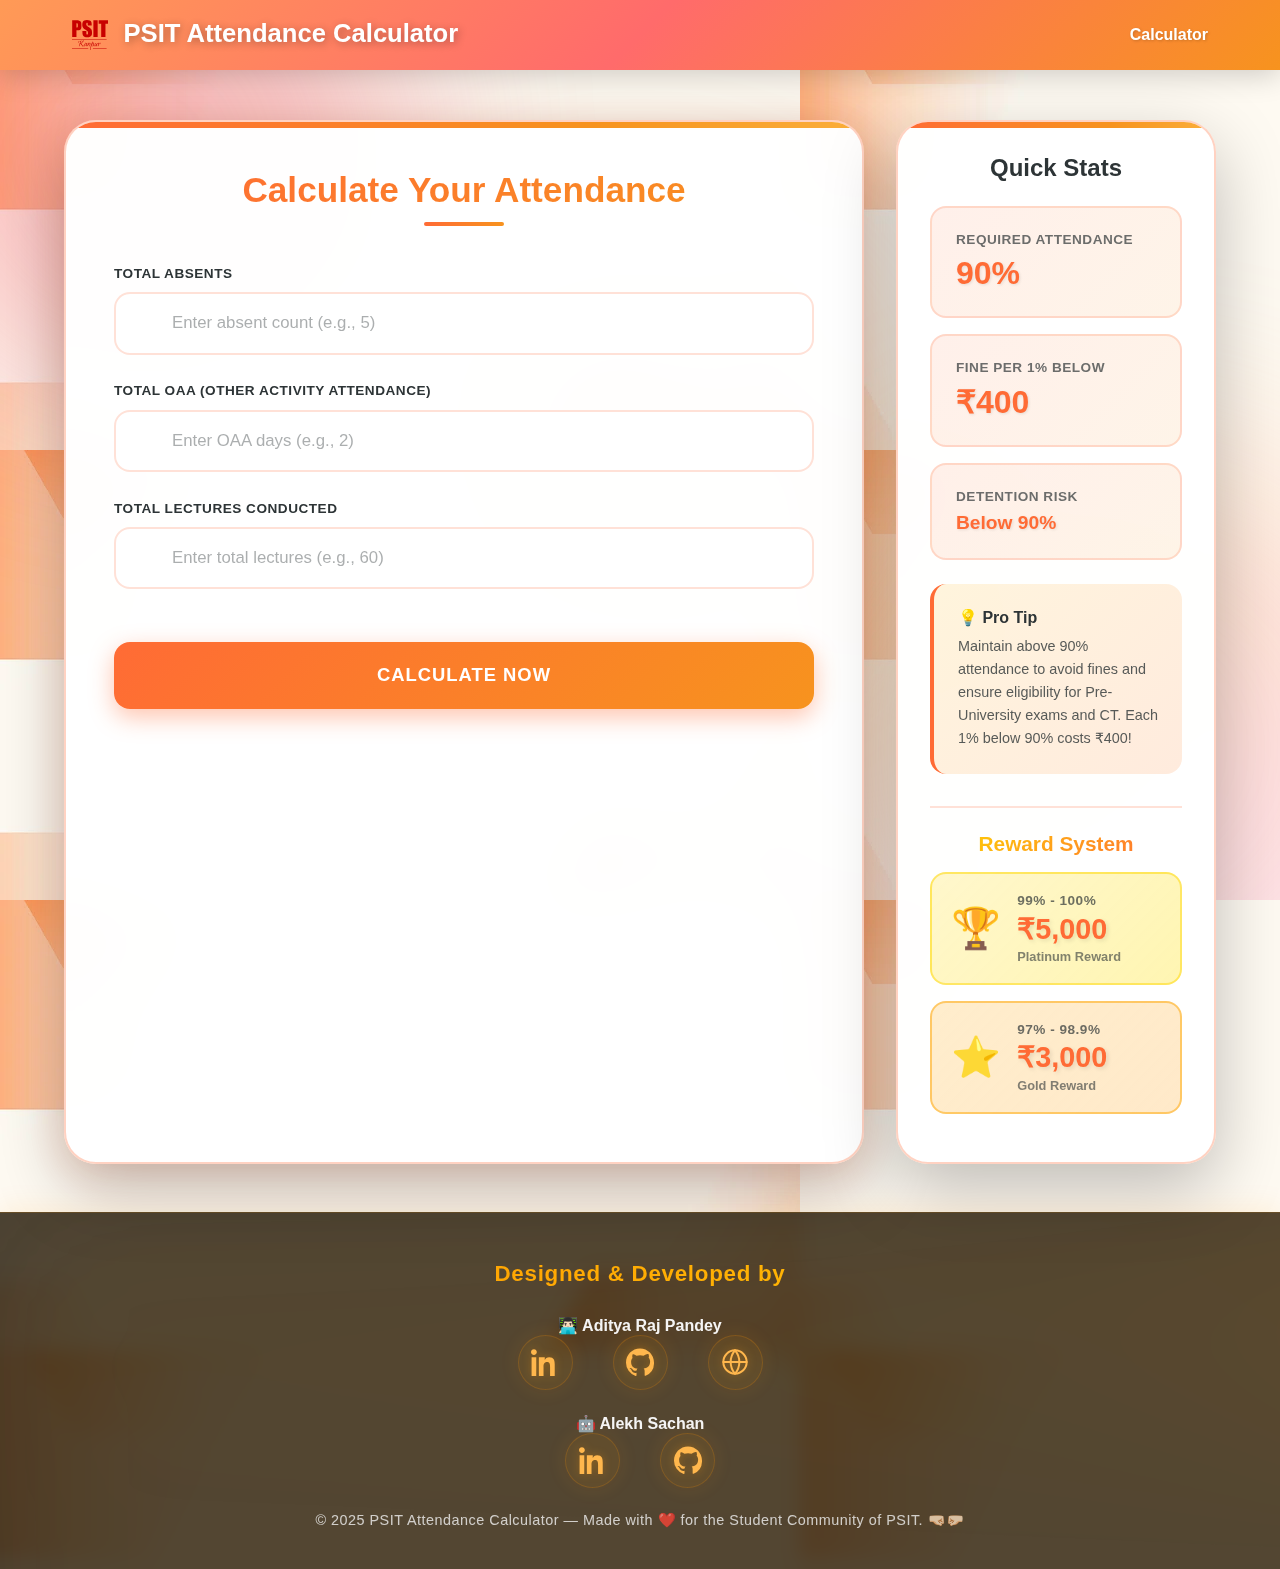
<file: index.html>
<!DOCTYPE html>
<html lang="en">
<head>
  <meta charset="UTF-8" />
  <meta name="viewport" content="width=device-width, initial-scale=1.0"/>
  <title>PSIT Attendance Calculator</title>
  <link rel="stylesheet" href="styles.css" />



</head>
<body>
  <div class="bg-animation" id="bgAnimation">
    <div class="orb orb-1"></div>
    <div class="orb orb-2"></div>
    <div class="orb orb-3"></div>
  </div>

  <nav class="navbar" id="navbar">
    <div class="nav-container">
      <a href="#" class="logo">
    <img src="PSIT_logo_Red.svg" alt="PSIT Logo" style="height:30px; vertical-align:middle; margin-right:8px;">
    PSIT Attendance Calculator
  </a>

      <ul class="nav-links" id="navLinks">
        <li><a href="#calculator">Calculator</a></li>
      </ul>
    </div>
  </nav>

  <main class="main-content">
    <div class="calculator-wrapper">
      <div class="calculator-container" id="calculator">
        <h1 class="calculator-title">Calculate Your Attendance</h1>
        <div class="form-group">
          <label class="form-label" for="absent">Total Absents</label>
          <div class="input-wrapper">
            <span class="input-icon"></span>
            <input type="number" id="absent" class="form-input" placeholder="Enter absent count (e.g., 5)" min="0" />
          </div>
        </div>

        <div class="form-group">
          <label class="form-label" for="oaa">Total OAA (Other Activity Attendance)</label>
          <div class="input-wrapper">
            <span class="input-icon"></span>
            <input type="number" id="oaa" class="form-input" placeholder="Enter OAA days (e.g., 2)" min="0" />
          </div>
        </div>

        <div class="form-group">
          <label class="form-label" for="lecture">Total Lectures Conducted</label>
          <div class="input-wrapper">
            <span class="input-icon"></span>
            <input type="number" id="lecture" class="form-input" placeholder="Enter total lectures (e.g., 60)" min="1" />
          </div>
        </div>

        <button class="calculate-btn" onclick="calculate()">
          <span style="position: relative; z-index: 1;">Calculate Now</span>
        </button>

        <div class="result-display" id="resultDisplay"></div>
      </div>

      <div class="stats-panel">
        <h2 class="stats-title">Quick Stats</h2>
        
        <div class="stat-card">
          <div class="stat-label">Required Attendance</div>
          <div class="stat-value">90%</div>
        </div>

        <div class="stat-card">
          <div class="stat-label">Fine Per 1% Below</div>
          <div class="stat-value">₹400</div>
        </div>

        <div class="stat-card">
          <div class="stat-label">Detention Risk</div>
          <div class="stat-value" style="font-size: 1.2rem;">Below 90%</div>
        </div>

        <div class="tip-box">
          <div class="tip-title">
            💡 Pro Tip
          </div>
          <div class="tip-content">
            Maintain above 90% attendance to avoid fines and ensure eligibility for Pre-University exams and CT. Each 1% below 90% costs ₹400!
          </div>
        </div>

        <div class="reward-section">
          <h3 class="reward-title">Reward System</h3>
          <div class="reward-card reward-platinum">
            <div class="reward-icon">🏆</div>
            <div class="reward-details">
              <div class="reward-range">99% - 100%</div>
              <div class="reward-amount">₹5,000</div>
              <div class="reward-label">Platinum Reward</div>
            </div>
          </div>
          <div class="reward-card reward-gold">
            <div class="reward-icon">⭐</div>
            <div class="reward-details">
              <div class="reward-range">97% - 98.9%</div>
              <div class="reward-amount">₹3,000</div>
              <div class="reward-label">Gold Reward</div>
            </div>
          </div>
        </div>
      </div>
    </div>
  </main>
<script src="script.js"></script>
<!-- Footer Section -->
<footer class="footer">
  <div class="footer-container">
    <h3 class="footer-title">Designed & Developed by</h3>

    <div class="developer-profiles">
      <!-- Aditya Section -->
      <div class="developer-card">
        <h4 class="dev-name">👨🏻‍💻 Aditya Raj Pandey</h4>
        <div class="social-icons">
          <a href="https://www.linkedin.com/in/aditya-raj-pandey-7663192b7/" target="_blank" class="icon linkedin" aria-label="LinkedIn">
            <svg xmlns="http://www.w3.org/2000/svg" viewBox="0 0 24 24" fill="currentColor">
              <path d="M4.98 3.5C4.98 4.88 3.88 6 2.5 6S0 4.88 0 3.5 1.12 1 2.5 1 4.98 2.12 4.98 3.5zM.5 8h4V24h-4V8zm7.5 0h3.8v2.2h.05c.53-1 1.82-2.2 3.75-2.2 4 0 4.74 2.63 4.74 6.05V24h-4v-7.8c0-1.86-.03-4.26-2.6-4.26-2.6 0-3 2.03-3 4.12V24h-4V8z"/>
            </svg>
          </a>
          <a href="https://github.com/Aditya-2215" target="_blank" class="icon github" aria-label="GitHub">
            <svg xmlns="http://www.w3.org/2000/svg" viewBox="0 0 24 24" fill="currentColor">
              <path d="M12 .5C5.37.5 0 5.87 0 12.5a12 12 0 008.21 11.44c.6.11.82-.26.82-.58v-2.17c-3.34.73-4.04-1.61-4.04-1.61-.55-1.42-1.34-1.8-1.34-1.8-1.09-.75.08-.74.08-.74 1.21.08 1.85 1.24 1.85 1.24 1.07 1.83 2.81 1.3 3.5.99.11-.78.42-1.3.76-1.6-2.67-.3-5.48-1.33-5.48-5.94 0-1.31.47-2.38 1.24-3.22-.12-.3-.54-1.52.12-3.18 0 0 1-.33 3.3 1.23a11.43 11.43 0 016 0C18.3 4.94 19.3 5.27 19.3 5.27c.66 1.66.24 2.88.12 3.18.77.84 1.24 1.91 1.24 3.22 0 4.62-2.82 5.63-5.5 5.93.43.38.82 1.13.82 2.29v3.4c0 .32.22.7.83.58A12.01 12.01 0 0024 12.5C24 5.87 18.63.5 12 .5z"/>
            </svg>
          </a>
          <a href="https://portfolio-aditya-sigma.vercel.app/" target="_blank" class="icon portfolio" aria-label="Portfolio">
            <svg class="globe" xmlns="http://www.w3.org/2000/svg" viewBox="0 0 24 24" fill="none" stroke="currentColor" stroke-width="1.7" stroke-linecap="round" stroke-linejoin="round">
              <circle cx="12" cy="12" r="10"/>
              <path d="M2 12h20M12 2a15.3 15.3 0 010 20M12 2a15.3 15.3 0 000 20"/>
            </svg>
          </a>
        </div>
      </div>

      <!-- Alekh Section -->
      <div class="developer-card">
        <h4 class="dev-name">🤖 Alekh Sachan</h4>
        <div class="social-icons">
          <a href="https://www.linkedin.com/in/alekh-sachan/" target="_blank" class="icon linkedin" aria-label="LinkedIn">
            <svg xmlns="http://www.w3.org/2000/svg" viewBox="0 0 24 24" fill="currentColor">
              <path d="M4.98 3.5C4.98 4.88 3.88 6 2.5 6S0 4.88 0 3.5 1.12 1 2.5 1 4.98 2.12 4.98 3.5zM.5 8h4V24h-4V8zm7.5 0h3.8v2.2h.05c.53-1 1.82-2.2 3.75-2.2 4 0 4.74 2.63 4.74 6.05V24h-4v-7.8c0-1.86-.03-4.26-2.6-4.26-2.6 0-3 2.03-3 4.12V24h-4V8z"/>
            </svg>
          </a>
          <a href="https://github.com/alekh08" target="_blank" class="icon github" aria-label="GitHub">
            <svg xmlns="http://www.w3.org/2000/svg" viewBox="0 0 24 24" fill="currentColor">
              <path d="M12 .5C5.37.5 0 5.87 0 12.5a12 12 0 008.21 11.44c.6.11.82-.26.82-.58v-2.17c-3.34.73-4.04-1.61-4.04-1.61-.55-1.42-1.34-1.8-1.34-1.8-1.09-.75.08-.74.08-.74 1.21.08 1.85 1.24 1.85 1.24 1.07 1.83 2.81 1.3 3.5.99.11-.78.42-1.3.76-1.6-2.67-.3-5.48-1.33-5.48-5.94 0-1.31.47-2.38 1.24-3.22-.12-.3-.54-1.52.12-3.18 0 0 1-.33 3.3 1.23a11.43 11.43 0 016 0C18.3 4.94 19.3 5.27 19.3 5.27c.66 1.66.24 2.88.12 3.18.77.84 1.24 1.91 1.24 3.22 0 4.62-2.82 5.63-5.5 5.93.43.38.82 1.13.82 2.29v3.4c0 .32.22.7.83.58A12.01 12.01 0 0024 12.5C24 5.87 18.63.5 12 .5z"/>
            </svg>
          </a>
        </div>
      </div>
    </div>
    <p class="footer-note">
      © 2025 PSIT Attendance Calculator — Made with ❤️ for the Student Community of PSIT. 🤜🏻🤛🏻
    </p>
  </div>
</footer>
</body>
</html>
</file>
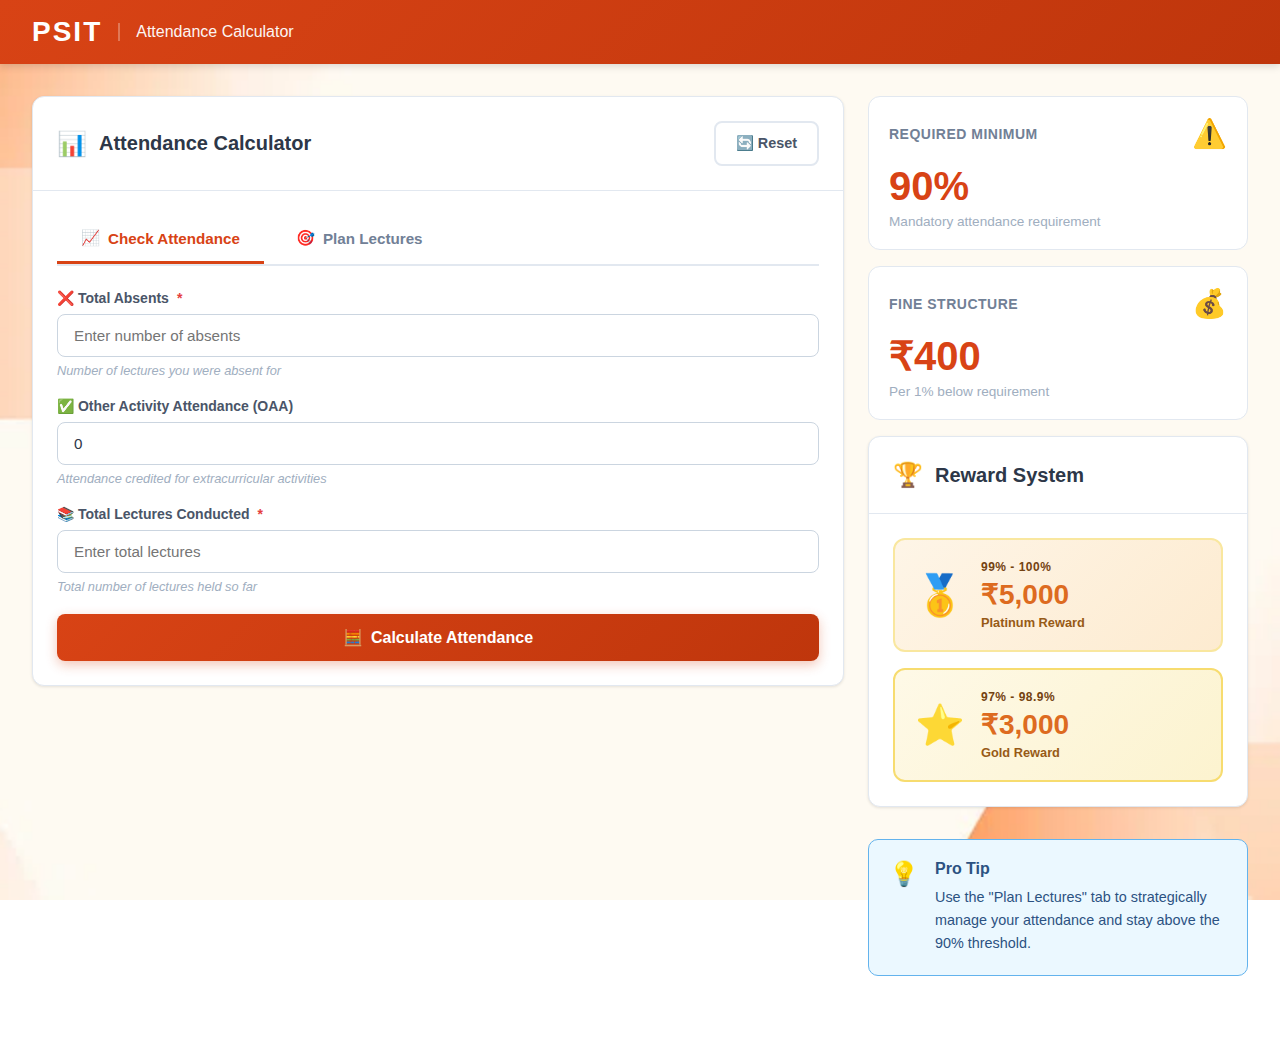
<file: pro.html>
<!DOCTYPE html>
<html lang="en">
<head>
  <meta charset="UTF-8" />
  <meta name="viewport" content="width=device-width, initial-scale=1.0"/>
  <title>PSIT Attendance Calculator - ERP Module</title>
  <style>
    * {
      margin: 0;
      padding: 0;
      box-sizing: border-box;
    }

    body {
      font-family: -apple-system, BlinkMacSystemFont, 'Segoe UI', Roboto, 'Helvetica Neue', Arial, sans-serif;
  background-image: url('profile_bg.webp');
  background-size: cover;        /* Makes it fill the screen */
  background-position: center;   /* Centers it nicely */
  background-repeat: no-repeat;  /* Prevents tiling */
  background-attachment: fixed;  /* Keeps it fixed while scrolling */
}

    .erp-header {
      background: linear-gradient(135deg, #d84315 0%, #bf360c 100%);
      color: white;
      padding: 1rem 2rem;
      box-shadow: 0 2px 8px rgba(0,0,0,0.15);
      display: flex;
      align-items: center;
      justify-content: space-between;
    }

    .erp-logo {
      display: flex;
      align-items: center;
      gap: 1rem;
    }

    .psit-logo {
      font-size: 1.75rem;
      font-weight: 900;
      color: white;
      letter-spacing: 2px;
    }

    .module-title {
      font-size: 1rem;
      font-weight: 500;
      opacity: 0.95;
      padding-left: 1rem;
      border-left: 2px solid rgba(255,255,255,0.3);
    }

    .user-info {
      display: flex;
      align-items: center;
      gap: 1rem;
    }

    .user-avatar {
      width: 40px;
      height: 40px;
      border-radius: 8px;
      background: white;
      display: flex;
      align-items: center;
      justify-content: center;
      font-weight: 700;
      color: #d84315;
      font-size: 1.1rem;
    }

    .breadcrumb {
      background: white;
      padding: 0.875rem 2rem;
      border-bottom: 1px solid #e2e8f0;
      font-size: 0.875rem;
      color: #718096;
    }

    .breadcrumb a {
      color: #d84315;
      text-decoration: none;
      font-weight: 600;
    }

    .breadcrumb span {
      margin: 0 0.5rem;
    }

    .main-container {
      max-width: 1400px;
      margin: 0 auto;
      padding: 2rem;
    }

    .dashboard-grid {
      display: grid;
      grid-template-columns: 1fr 380px;
      gap: 1.5rem;
      margin-bottom: 2rem;
    }

    .card {
      background: white;
      border-radius: 12px;
      box-shadow: 0 1px 3px rgba(0,0,0,0.1);
      border: 1px solid #e2e8f0;
    }

    .card-header {
      padding: 1.5rem;
      border-bottom: 1px solid #e2e8f0;
      display: flex;
      align-items: center;
      justify-content: space-between;
    }

    .card-title {
      font-size: 1.25rem;
      font-weight: 700;
      color: #2d3748;
      display: flex;
      align-items: center;
      gap: 0.75rem;
    }

    .card-icon {
      font-size: 1.5rem;
    }

    .card-body {
      padding: 1.5rem;
    }

    .tab-navigation {
      display: flex;
      gap: 0.5rem;
      margin-bottom: 1.5rem;
      border-bottom: 2px solid #e2e8f0;
    }

    .tab-btn {
      padding: 0.875rem 1.5rem;
      background: transparent;
      border: none;
      border-bottom: 3px solid transparent;
      font-size: 0.95rem;
      font-weight: 600;
      color: #718096;
      cursor: pointer;
      transition: all 0.3s ease;
      display: flex;
      align-items: center;
      gap: 0.5rem;
    }

    .tab-btn.active {
      color: #d84315;
      border-bottom-color: #d84315;
    }

    .tab-btn:hover:not(.active) {
      color: #4a5568;
      background: #f7fafc;
    }

    .tab-content {
      display: none;
    }

    .tab-content.active {
      display: block;
      animation: fadeIn 0.3s ease;
    }

    @keyframes fadeIn {
      from { opacity: 0; transform: translateY(10px); }
      to { opacity: 1; transform: translateY(0); }
    }

    .form-grid {
      display: grid;
      gap: 1.25rem;
    }

    .form-group {
      display: flex;
      flex-direction: column;
    }

    .form-label {
      font-size: 0.875rem;
      font-weight: 600;
      color: #4a5568;
      margin-bottom: 0.5rem;
      display: flex;
      align-items: center;
      gap: 0.5rem;
    }

    .required {
      color: #e53e3e;
    }

    .form-input {
      padding: 0.75rem 1rem;
      border: 1px solid #cbd5e0;
      border-radius: 8px;
      font-size: 0.95rem;
      transition: all 0.2s ease;
      background: white;
      color: #2d3748;
      font-weight: 500;
    }

    .form-input:focus {
      outline: none;
      border-color: #d84315;
      box-shadow: 0 0 0 3px rgba(216, 67, 21, 0.1);
    }

    .form-input:disabled {
      background: #f7fafc;
      color: #a0aec0;
      cursor: not-allowed;
    }

    .input-hint {
      font-size: 0.8rem;
      color: #a0aec0;
      margin-top: 0.375rem;
      font-style: italic;
    }

    .btn-primary {
      padding: 0.875rem 1.5rem;
      background: linear-gradient(135deg, #d84315 0%, #bf360c 100%);
      border: none;
      border-radius: 8px;
      color: white;
      font-size: 1rem;
      font-weight: 600;
      cursor: pointer;
      transition: all 0.3s ease;
      display: flex;
      align-items: center;
      justify-content: center;
      gap: 0.5rem;
      box-shadow: 0 4px 12px rgba(216, 67, 21, 0.3);
    }

    .btn-primary:hover {
      transform: translateY(-2px);
      box-shadow: 0 6px 16px rgba(216, 67, 21, 0.4);
    }

    .btn-primary:active {
      transform: translateY(0);
    }

    .btn-secondary {
      padding: 0.75rem 1.25rem;
      background: white;
      border: 2px solid #e2e8f0;
      border-radius: 8px;
      color: #4a5568;
      font-size: 0.9rem;
      font-weight: 600;
      cursor: pointer;
      transition: all 0.2s ease;
    }

    .btn-secondary:hover {
      border-color: #cbd5e0;
      background: #f7fafc;
    }

    .result-container {
      margin-top: 1.5rem;
      display: none;
    }

    .result-container.show {
      display: block;
      animation: slideDown 0.4s ease;
    }

    @keyframes slideDown {
      from { opacity: 0; transform: translateY(-15px); }
      to { opacity: 1; transform: translateY(0); }
    }

    .result-card {
      background: linear-gradient(135deg, #f7fafc 0%, #edf2f7 100%);
      border: 2px solid #e2e8f0;
      border-radius: 12px;
      padding: 1.5rem;
      margin-bottom: 1rem;
    }

    .result-header {
      display: flex;
      align-items: center;
      justify-content: space-between;
      margin-bottom: 1.25rem;
    }

    .attendance-display {
      display: flex;
      align-items: center;
      gap: 1rem;
    }

    .attendance-number {
      font-size: 3rem;
      font-weight: 900;
      line-height: 1;
    }

    .attendance-number.excellent { color: #38a169; }
    .attendance-number.good { color: #48bb78; }
    .attendance-number.warning { color: #ed8936; }
    .attendance-number.danger { color: #e53e3e; }

    .status-badge {
      padding: 0.5rem 1rem;
      border-radius: 20px;
      font-size: 0.875rem;
      font-weight: 700;
      text-transform: uppercase;
      letter-spacing: 0.5px;
    }

    .status-badge.excellent { background: #c6f6d5; color: #22543d; }
    .status-badge.good { background: #bee3f8; color: #2c5282; }
    .status-badge.warning { background: #feebc8; color: #7c2d12; }
    .status-badge.danger { background: #fed7d7; color: #742a2a; }

    .progress-container {
      margin: 1.5rem 0;
    }

    .progress-label {
      display: flex;
      justify-content: space-between;
      font-size: 0.875rem;
      font-weight: 600;
      color: #4a5568;
      margin-bottom: 0.5rem;
    }

    .progress-bar-wrapper {
      height: 12px;
      background: #e2e8f0;
      border-radius: 10px;
      overflow: hidden;
      position: relative;
    }

    .progress-bar-fill {
      height: 100%;
      transition: width 0.8s cubic-bezier(0.4, 0, 0.2, 1);
      position: relative;
    }

    .progress-bar-fill.excellent { background: linear-gradient(90deg, #38a169, #48bb78); }
    .progress-bar-fill.good { background: linear-gradient(90deg, #4299e1, #63b3ed); }
    .progress-bar-fill.warning { background: linear-gradient(90deg, #ed8936, #f6ad55); }
    .progress-bar-fill.danger { background: linear-gradient(90deg, #e53e3e, #fc8181); }

    .info-grid {
      display: grid;
      grid-template-columns: repeat(3, 1fr);
      gap: 1rem;
      margin-top: 1.25rem;
    }

    .info-item {
      background: white;
      padding: 1rem;
      border-radius: 8px;
      border-left: 3px solid #d84315;
    }

    .info-label {
      font-size: 0.75rem;
      color: #718096;
      font-weight: 600;
      text-transform: uppercase;
      letter-spacing: 0.5px;
      margin-bottom: 0.25rem;
    }

    .info-value {
      font-size: 1.5rem;
      font-weight: 900;
      color: #2d3748;
    }

    .alert {
      padding: 1.25rem;
      border-radius: 10px;
      margin-top: 1rem;
      display: flex;
      gap: 1rem;
      align-items: flex-start;
    }

    .alert-icon {
      font-size: 1.5rem;
      flex-shrink: 0;
    }

    .alert-danger {
      background: #fff5f5;
      border: 1px solid #fc8181;
      color: #742a2a;
    }

    .alert-warning {
      background: #fffaf0;
      border: 1px solid #f6ad55;
      color: #7c2d12;
    }

    .alert-success {
      background: #f0fff4;
      border: 1px solid #68d391;
      color: #22543d;
    }

    .alert-info {
      background: #ebf8ff;
      border: 1px solid #63b3ed;
      color: #2c5282;
    }

    .alert-title {
      font-weight: 700;
      font-size: 1rem;
      margin-bottom: 0.5rem;
    }

    .alert-content {
      font-size: 0.9rem;
      line-height: 1.6;
    }

    .stats-sidebar {
      display: flex;
      flex-direction: column;
      gap: 1rem;
    }

    .stat-card {
      background: white;
      border-radius: 12px;
      padding: 1.25rem;
      border: 1px solid #e2e8f0;
      transition: all 0.3s ease;
    }

    .stat-card:hover {
      box-shadow: 0 4px 12px rgba(0,0,0,0.08);
      transform: translateY(-2px);
    }

    .stat-header {
      display: flex;
      align-items: center;
      justify-content: space-between;
      margin-bottom: 1rem;
    }

    .stat-title {
      font-size: 0.875rem;
      font-weight: 600;
      color: #718096;
      text-transform: uppercase;
      letter-spacing: 0.5px;
    }

    .stat-icon {
      font-size: 1.75rem;
    }

    .stat-value-large {
      font-size: 2.5rem;
      font-weight: 900;
      color: #d84315;
      line-height: 1;
      margin-bottom: 0.5rem;
    }

    .stat-description {
      font-size: 0.85rem;
      color: #a0aec0;
      font-weight: 500;
    }

    .reward-card {
      background: linear-gradient(135deg, #fff5f0 0%, #ffe4d4 100%);
      border: 2px solid #fbd38d;
      border-radius: 12px;
      padding: 1.25rem;
      display: flex;
      align-items: center;
      gap: 1rem;
    }

    .reward-icon-large {
      font-size: 2.5rem;
    }

    .reward-details {
      flex: 1;
    }

    .reward-range {
      font-size: 0.75rem;
      color: #744210;
      font-weight: 700;
      text-transform: uppercase;
      letter-spacing: 0.5px;
    }

    .reward-amount {
      font-size: 1.75rem;
      font-weight: 900;
      color: #dd6b20;
      margin: 0.25rem 0;
    }

    .reward-label {
      font-size: 0.8rem;
      color: #975a16;
      font-weight: 600;
    }

    .action-buttons {
      display: flex;
      gap: 1rem;
      margin-top: 1.5rem;
    }

    .detailed-breakdown {
      background: white;
      border-radius: 10px;
      padding: 1.25rem;
      margin-top: 1rem;
    }

    .breakdown-title {
      font-size: 1rem;
      font-weight: 700;
      color: #2d3748;
      margin-bottom: 1rem;
      display: flex;
      align-items: center;
      gap: 0.5rem;
    }

    .breakdown-row {
      display: flex;
      justify-content: space-between;
      padding: 0.75rem 0;
      border-bottom: 1px solid #e2e8f0;
      font-size: 0.9rem;
    }

    .breakdown-row:last-child {
      border-bottom: none;
      padding-top: 1rem;
      margin-top: 0.5rem;
      border-top: 2px solid #d84315;
      font-weight: 700;
      font-size: 1rem;
    }

    .breakdown-label {
      color: #718096;
    }

    .breakdown-value {
      font-weight: 700;
      color: #2d3748;
    }

    @media (max-width: 1200px) {
      .dashboard-grid {
        grid-template-columns: 1fr;
      }

      .stats-sidebar {
        display: grid;
        grid-template-columns: repeat(2, 1fr);
      }
    }

    @media (max-width: 768px) {
      .erp-header {
        flex-direction: column;
        align-items: flex-start;
        gap: 1rem;
      }

      .module-title {
        border-left: none;
        border-top: 2px solid rgba(255,255,255,0.3);
        padding-left: 0;
        padding-top: 0.75rem;
      }

      .main-container {
        padding: 1rem;
      }

      .info-grid {
        grid-template-columns: 1fr;
      }

      .stats-sidebar {
        grid-template-columns: 1fr;
      }

      .action-buttons {
        flex-direction: column;
      }

      .attendance-number {
        font-size: 2.25rem;
      }
    }

    @media (max-width: 480px) {
      .tab-navigation {
        flex-direction: column;
        gap: 0;
      }

      .tab-btn {
        border-bottom: 1px solid #e2e8f0;
        border-left: 3px solid transparent;
      }

      .tab-btn.active {
        border-bottom-color: #e2e8f0;
        border-left-color: #d84315;
      }
    }
  </style>
</head>
<body>
  <header class="erp-header">
    <div class="erp-logo">
      <div class="psit-logo">PSIT</div>
      <div class="module-title">Attendance Calculator</div>
    </div>
  </header>

  

  <main class="main-container">
    <div class="dashboard-grid">
      <div>
        <div class="card">
          <div class="card-header">
            <div class="card-title">
              <span class="card-icon">📊</span>
              Attendance Calculator
            </div>
            <button class="btn-secondary" onclick="resetCalculator()">
              🔄 Reset
            </button>
          </div>
          <div class="card-body">
            <div class="tab-navigation">
              <button class="tab-btn active" onclick="switchTab('check')">
                <span>📈</span> Check Attendance
              </button>
              <button class="tab-btn" onclick="switchTab('plan')">
                <span>🎯</span> Plan Lectures
              </button>
            </div>

            <!-- Check Attendance Tab -->
            <div id="checkTab" class="tab-content active">
              <form class="form-grid" onsubmit="calculateAttendance(event)">
                <div class="form-group">
                  <label class="form-label">
                    ❌ Total Absents <span class="required">*</span>
                  </label>
                  <input type="number" id="absents" class="form-input" placeholder="Enter number of absents" min="0" required />
                  <div class="input-hint">Number of lectures you were absent for</div>
                </div>

                <div class="form-group">
                  <label class="form-label">
                    ✅ Other Activity Attendance (OAA)
                  </label>
                  <input type="number" id="oaa" class="form-input" placeholder="Enter OAA count" min="0" value="0" />
                  <div class="input-hint">Attendance credited for extracurricular activities</div>
                </div>

                <div class="form-group">
                  <label class="form-label">
                    📚 Total Lectures Conducted <span class="required">*</span>
                  </label>
                  <input type="number" id="totalLectures" class="form-input" placeholder="Enter total lectures" min="1" required />
                  <div class="input-hint">Total number of lectures held so far</div>
                </div>

                <button type="submit" class="btn-primary">
                  <span>🧮</span> Calculate Attendance
                </button>
              </form>

              <div class="result-container" id="checkResult"></div>
            </div>

            <!-- Plan Lectures Tab -->
            <div id="planTab" class="tab-content">
              <form class="form-grid" onsubmit="calculatePlan(event)">
                <div class="form-group">
                  <label class="form-label">
                    📈 Current Attendance (%) <span class="required">*</span>
                  </label>
                  <input type="number" id="currentPercent" class="form-input" placeholder="Enter current attendance %" min="0" max="100" step="0.01" required />
                  <div class="input-hint">Your current attendance percentage</div>
                </div>

                <div class="form-group">
                  <label class="form-label">
                    📚 Total Lectures So Far <span class="required">*</span>
                  </label>
                  <input type="number" id="lecturesCount" class="form-input" placeholder="Enter total lectures" min="1" required />
                  <div class="input-hint">Total lectures conducted till now</div>
                </div>

                <button type="submit" class="btn-primary">
                  <span>🎯</span> Calculate Skippable Lectures
                </button>
              </form>

              <div class="result-container" id="planResult"></div>
            </div>
          </div>
        </div>
      </div>

      <aside class="stats-sidebar">
        <div class="stat-card">
          <div class="stat-header">
            <div class="stat-title">Required Minimum</div>
            <div class="stat-icon">⚠️</div>
          </div>
          <div class="stat-value-large">90%</div>
          <div class="stat-description">Mandatory attendance requirement</div>
        </div>

        <div class="stat-card">
          <div class="stat-header">
            <div class="stat-title">Fine Structure</div>
            <div class="stat-icon">💰</div>
          </div>
          <div class="stat-value-large">₹400</div>
          <div class="stat-description">Per 1% below requirement</div>
        </div>

        <div class="card">
          <div class="card-header">
            <div class="card-title">
              <span class="card-icon">🏆</span>
              Reward System
            </div>
          </div>
          <div class="card-body" style="display: flex; flex-direction: column; gap: 1rem;">
            <div class="reward-card" style="background: linear-gradient(135deg, #fef5e7 0%, #fdebd0 100%); border-color: #f9e79f;">
              <div class="reward-icon-large">🥇</div>
              <div class="reward-details">
                <div class="reward-range">99% - 100%</div>
                <div class="reward-amount">₹5,000</div>
                <div class="reward-label">Platinum Reward</div>
              </div>
            </div>

            <div class="reward-card" style="background: linear-gradient(135deg, #fef9e7 0%, #fcf3cf 100%); border-color: #f7dc6f;">
              <div class="reward-icon-large">⭐</div>
              <div class="reward-details">
                <div class="reward-range">97% - 98.9%</div>
                <div class="reward-amount">₹3,000</div>
                <div class="reward-label">Gold Reward</div>
              </div>
            </div>
          </div>
        </div>

        <div class="alert alert-info">
          <div class="alert-icon">💡</div>
          <div>
            <div class="alert-title">Pro Tip</div>
            <div class="alert-content">
              Use the "Plan Lectures" tab to strategically manage your attendance and stay above the 90% threshold.
            </div>
          </div>
        </div>
      </aside>
    </div>
  </main>

  <script>
    function switchTab(tab) {
      const checkTab = document.getElementById('checkTab');
      const planTab = document.getElementById('planTab');
      const buttons = document.querySelectorAll('.tab-btn');
      
      buttons.forEach(btn => btn.classList.remove('active'));
      
      if (tab === 'check') {
        checkTab.classList.add('active');
        planTab.classList.remove('active');
        buttons[0].classList.add('active');
      } else {
        planTab.classList.add('active');
        checkTab.classList.remove('active');
        buttons[1].classList.add('active');
      }
    }

    function resetCalculator() {
      document.querySelectorAll('.form-input').forEach(input => input.value = '');
      document.getElementById('oaa').value = '0';
      document.querySelectorAll('.result-container').forEach(container => {
        container.classList.remove('show');
      });
    }

    function getAttendanceStatus(percent) {
      if (percent >= 97) return { class: 'excellent', label: 'Excellent', icon: '🎉' };
      if (percent >= 93) return { class: 'good', label: 'Good', icon: '✅' };
      if (percent >= 90) return { class: 'warning', label: 'Warning', icon: '⚠️' };
      return { class: 'danger', label: 'Critical', icon: '🚨' };
    }

    function calculateAttendance(event) {
      event.preventDefault();
      
      const absents = parseInt(document.getElementById('absents').value) || 0;
      const oaa = parseInt(document.getElementById('oaa').value) || 0;
      const totalLectures = parseInt(document.getElementById('totalLectures').value) || 0;
      const resultDiv = document.getElementById('checkResult');

      if (absents > totalLectures) {
        resultDiv.innerHTML = `
          <div class="alert alert-danger">
            <div class="alert-icon">❌</div>
            <div>
              <div class="alert-title">Invalid Input</div>
              <div class="alert-content">Absents cannot exceed total lectures conducted.</div>
            </div>
          </div>
        `;
        resultDiv.classList.add('show');
        return;
      }

      const attendancePercent = 100 - (((absents - oaa) / totalLectures) * 100);
      const status = getAttendanceStatus(attendancePercent);
      const attended = totalLectures - absents + oaa;

      let alertContent = '';
      let rewardContent = '';
      
      if (attendancePercent < 90) {
        const percentBelow = 90 - attendancePercent;
        const fineAmount = Math.ceil(percentBelow) * 400;
        const classesNeeded = Math.ceil((0.10 * totalLectures - (oaa - absents)) / 0.90);
        
        alertContent = `
          <div class="alert alert-danger">
            <div class="alert-icon">💸</div>
            <div style="flex: 1;">
              <div class="alert-title">Fine Applicable</div>
              <div class="alert-content">
                You're ${percentBelow.toFixed(2)}% below the requirement. Fine: <strong>₹${fineAmount.toLocaleString('en-IN')}</strong>
              </div>
              <div class="detailed-breakdown" style="margin-top: 1rem;">
                <div class="breakdown-title">📋 Recovery Plan</div>
                <div class="breakdown-row">
                  <span class="breakdown-label">Percentage Below 90%</span>
                  <span class="breakdown-value">${percentBelow.toFixed(2)}%</span>
                </div>
                <div class="breakdown-row">
                  <span class="breakdown-label">Consecutive Classes Needed</span>
                  <span class="breakdown-value">${classesNeeded}</span>
                </div>
                <div class="breakdown-row">
                  <span class="breakdown-label">Total Fine Amount</span>
                  <span class="breakdown-value" style="color: #e53e3e;">₹${fineAmount.toLocaleString('en-IN')}</span>
                </div>
              </div>
            </div>
          </div>
          <div class="alert alert-warning" style="margin-top: 1rem;">
            <div class="alert-icon">⚠️</div>
            <div>
              <div class="alert-title">Detention Risk</div>
              <div class="alert-content">Below 90% attendance may result in detention from Pre-University and CT exams.</div>
            </div>
          </div>
        `;
      } else {
        const currentPresent = attended;
        let maxSkippable = 0;
        
        for (let skip = 1; skip <= 50; skip++) {
          const newTotal = totalLectures + skip;
          const newAttendance = 100 - (((absents + skip - oaa) / newTotal) * 100);
          
          if (newAttendance >= 90) {
            maxSkippable = skip;
          } else {
            break;
          }
        }
        
        if (maxSkippable > 0) {
          const futurePercent = 100 - (((absents + maxSkippable - oaa) / (totalLectures + maxSkippable)) * 100);
          alertContent = `
            <div class="alert alert-success">
              <div class="alert-icon">🎯</div>
              <div style="flex: 1;">
                <div class="alert-title">Safe Zone Analysis</div>
                <div class="alert-content">
                  You can skip up to <strong>${maxSkippable}</strong> ${maxSkippable === 1 ? 'lecture' : 'lectures'} and still maintain 90% attendance.
                </div>
                <div class="detailed-breakdown" style="margin-top: 1rem;">
                  <div class="breakdown-title">📊 Skip Projection</div>
                  <div class="breakdown-row">
                    <span class="breakdown-label">Maximum Skippable Lectures</span>
                    <span class="breakdown-value">${maxSkippable}</span>
                  </div>
                  <div class="breakdown-row">
                    <span class="breakdown-label">Attendance After Skipping</span>
                    <span class="breakdown-value">${futurePercent.toFixed(2)}%</span>
                  </div>
                  <div class="breakdown-row">
                    <span class="breakdown-label">Safety Buffer</span>
                    <span class="breakdown-value" style="color: #38a169;">${(futurePercent - 90).toFixed(2)}%</span>
                  </div>
                </div>
              </div>
            </div>
          `;
        } else {
          alertContent = `
            <div class="alert alert-warning">
              <div class="alert-icon">⚠️</div>
              <div>
                <div class="alert-title">Critical Threshold</div>
                <div class="alert-content">You're at the exact minimum. Skipping even 1 lecture will drop you below 90%!</div>
              </div>
            </div>
          `;
        }
      }

      if (attendancePercent >= 99) {
        rewardContent = `
          <div class="alert alert-success" style="margin-top: 1rem; background: linear-gradient(135deg, #fef5e7 0%, #fdebd0 100%); border-color: #f9e79f;">
            <div class="alert-icon">🏆</div>
            <div>
              <div class="alert-title" style="color: #7d6608;">Platinum Reward Earned!</div>
              <div class="alert-content" style="color: #7d6608;">
                Congratulations! You've earned the <strong>₹5,000</strong> Platinum Reward for exceptional attendance.
              </div>
            </div>
          </div>
        `;
      } else if (attendancePercent >= 97) {
        const toPlat = (99 - attendancePercent).toFixed(2);
        rewardContent = `
          <div class="alert alert-success" style="margin-top: 1rem; background: linear-gradient(135deg, #fef9e7 0%, #fcf3cf 100%); border-color: #f7dc6f;">
            <div class="alert-icon">⭐</div>
            <div>
              <div class="alert-title" style="color: #7d6608;">Gold Reward Earned!</div>
              <div class="alert-content" style="color: #7d6608;">
                Great job! You've earned the <strong>₹3,000</strong> Gold Reward. Just ${toPlat}% away from Platinum!
              </div>
            </div>
          </div>
        `;
      }

      resultDiv.innerHTML = `
        <div class="result-card">
          <div class="result-header">
            <div class="attendance-display">
              <div class="attendance-number ${status.class}">${attendancePercent.toFixed(2)}%</div>
              <div>
                <div class="status-badge ${status.class}">${status.icon} ${status.label}</div>
              </div>
            </div>
          </div>
          
          <div class="progress-container">
            <div class="progress-label">
              <span>Attendance Progress</span>
              <span>${attendancePercent.toFixed(2)}% / 90%</span>
            </div>
            <div class="progress-bar-wrapper">
              <div class="progress-bar-fill ${status.class}" style="width: ${Math.min(attendancePercent, 100)}%"></div>
            </div>
          </div>

          <div class="info-grid">
            <div class="info-item">
              <div class="info-label">Total Lectures</div>
              <div class="info-value">${totalLectures}</div>
            </div>
            <div class="info-item">
              <div class="info-label">Attended</div>
              <div class="info-value">${attended}</div>
            </div>
            <div class="info-item">
              <div class="info-label">Absents</div>
              <div class="info-value">${absents}</div>
            </div>
          </div>
        </div>

        ${alertContent}
        ${rewardContent}

        <div class="action-buttons">
          <button class="btn-primary" onclick="window.print()" style="flex: 1;">
            <span>🖨️</span> Print Report
          </button>
          <button class="btn-secondary" onclick="resetCalculator()" style="flex: 1;">
            <span>🔄</span> Calculate Again
          </button>
        </div>
      `;
      
      resultDiv.classList.add('show');
    }

    function calculatePlan(event) {
      event.preventDefault();
      
      const currentPercent = parseFloat(document.getElementById('currentPercent').value) || 0;
      const lecturesCount = parseInt(document.getElementById('lecturesCount').value) || 0;
      const resultDiv = document.getElementById('planResult');

      if (currentPercent < 0 || currentPercent > 100) {
        resultDiv.innerHTML = `
          <div class="alert alert-danger">
            <div class="alert-icon">❌</div>
            <div>
              <div class="alert-title">Invalid Input</div>
              <div class="alert-content">Attendance percentage must be between 0% and 100%.</div>
            </div>
          </div>
        `;
        resultDiv.classList.add('show');
        return;
      }

      const status = getAttendanceStatus(currentPercent);
      const currentAbsentPercent = 100 - currentPercent;
      const effectiveAbsents = (currentAbsentPercent * lecturesCount) / 100;

      if (currentPercent < 90) {
        const percentBelow = 90 - currentPercent;
        const fineAmount = Math.ceil(percentBelow) * 400;
        const classesNeeded = Math.ceil((0.10 * lecturesCount - effectiveAbsents) / 0.90);

        resultDiv.innerHTML = `
          <div class="result-card">
            <div class="result-header">
              <div class="attendance-display">
                <div class="attendance-number danger">${currentPercent.toFixed(2)}%</div>
                <div>
                  <div class="status-badge danger">🚨 Below Requirement</div>
                </div>
              </div>
            </div>
            
            <div class="progress-container">
              <div class="progress-label">
                <span>Current Status</span>
                <span>${currentPercent.toFixed(2)}% / 90%</span>
              </div>
              <div class="progress-bar-wrapper">
                <div class="progress-bar-fill danger" style="width: ${currentPercent}%"></div>
              </div>
            </div>
          </div>

          <div class="alert alert-danger">
            <div class="alert-icon">⚠️</div>
            <div style="flex: 1;">
              <div class="alert-title">Cannot Skip Any Lectures</div>
              <div class="alert-content">
                Your attendance is below the 90% requirement. You must attend all upcoming lectures.
              </div>
              <div class="detailed-breakdown" style="margin-top: 1rem;">
                <div class="breakdown-title">📋 Recovery Requirements</div>
                <div class="breakdown-row">
                  <span class="breakdown-label">Current Fine Status</span>
                  <span class="breakdown-value" style="color: #e53e3e;">₹${fineAmount.toLocaleString('en-IN')}</span>
                </div>
                <div class="breakdown-row">
                  <span class="breakdown-label">Percentage Below 90%</span>
                  <span class="breakdown-value">${percentBelow.toFixed(2)}%</span>
                </div>
                <div class="breakdown-row">
                  <span class="breakdown-label">Consecutive Classes to Attend</span>
                  <span class="breakdown-value" style="color: #38a169;">${classesNeeded}</span>
                </div>
              </div>
            </div>
          </div>

          <div class="alert alert-info" style="margin-top: 1rem;">
            <div class="alert-icon">💡</div>
            <div>
              <div class="alert-title">Action Plan</div>
              <div class="alert-content">
                Attend the next ${classesNeeded} consecutive lectures without any absences to reach 90% attendance and avoid fines.
              </div>
            </div>
          </div>
        `;
      } else {
        let maxSkippable = 0;
        let futureAttendance = currentPercent;

        for (let skip = 1; skip <= 50; skip++) {
          const newTotal = lecturesCount + skip;
          const newAttendance = 100 - (((effectiveAbsents + skip) / newTotal) * 100);
          
          if (newAttendance >= 90) {
            maxSkippable = skip;
            futureAttendance = newAttendance;
          } else {
            break;
          }
        }

        const safetyBuffer = futureAttendance - 90;
        let rewardWarning = '';

        if (currentPercent >= 97 && futureAttendance < 97) {
          const rewardType = currentPercent >= 99 ? 'Platinum (99%)' : 'Gold (97%)';
          const rewardAmount = currentPercent >= 99 ? '₹5,000' : '₹3,000';
          rewardWarning = `
            <div class="alert alert-warning" style="margin-top: 1rem;">
              <div class="alert-icon">⚠️</div>
              <div>
                <div class="alert-title">Reward Impact Warning</div>
                <div class="alert-content">
                  Skipping ${maxSkippable} ${maxSkippable === 1 ? 'lecture' : 'lectures'} will drop you below the ${rewardType} threshold, potentially costing you ${rewardAmount} in rewards!
                </div>
              </div>
            </div>
          `;
        }

        if (maxSkippable > 0) {
          resultDiv.innerHTML = `
            <div class="result-card">
              <div class="result-header">
                <div class="attendance-display">
                  <div class="attendance-number ${status.class}">${currentPercent.toFixed(2)}%</div>
                  <div>
                    <div class="status-badge ${status.class}">${status.icon} ${status.label}</div>
                  </div>
                </div>
              </div>
              
              <div class="progress-container">
                <div class="progress-label">
                  <span>Current Attendance</span>
                  <span>${currentPercent.toFixed(2)}% / 90%</span>
                </div>
                <div class="progress-bar-wrapper">
                  <div class="progress-bar-fill ${status.class}" style="width: ${currentPercent}%"></div>
                </div>
              </div>
            </div>

            <div class="alert alert-success">
              <div class="alert-icon">🎯</div>
              <div style="flex: 1;">
                <div class="alert-title">Skippable Lectures Analysis</div>
                <div class="alert-content">
                  You can skip up to <strong>${maxSkippable}</strong> ${maxSkippable === 1 ? 'lecture' : 'lectures'} while maintaining the 90% requirement.
                </div>
                <div class="detailed-breakdown" style="margin-top: 1rem;">
                  <div class="breakdown-title">📊 Projection Details</div>
                  <div class="breakdown-row">
                    <span class="breakdown-label">Current Lectures Conducted</span>
                    <span class="breakdown-value">${lecturesCount}</span>
                  </div>
                  <div class="breakdown-row">
                    <span class="breakdown-label">Maximum Skippable</span>
                    <span class="breakdown-value">${maxSkippable}</span>
                  </div>
                  <div class="breakdown-row">
                    <span class="breakdown-label">Future Attendance</span>
                    <span class="breakdown-value">${futureAttendance.toFixed(2)}%</span>
                  </div>
                  <div class="breakdown-row">
                    <span class="breakdown-label">Safety Buffer Above 90%</span>
                    <span class="breakdown-value" style="color: #38a169;">${safetyBuffer.toFixed(2)}%</span>
                  </div>
                </div>
              </div>
            </div>

            ${rewardWarning}

            <div class="alert alert-info" style="margin-top: 1rem;">
              <div class="alert-icon">💡</div>
              <div>
                <div class="alert-title">Strategic Recommendation</div>
                <div class="alert-content">
                  While you can skip ${maxSkippable} ${maxSkippable === 1 ? 'lecture' : 'lectures'}, it's recommended to maintain a buffer above 90% to account for unexpected circumstances.
                </div>
              </div>
            </div>
          `;
        } else {
          resultDiv.innerHTML = `
            <div class="result-card">
              <div class="result-header">
                <div class="attendance-display">
                  <div class="attendance-number warning">${currentPercent.toFixed(2)}%</div>
                  <div>
                    <div class="status-badge warning">⚠️ Critical Zone</div>
                  </div>
                </div>
              </div>
              
              <div class="progress-container">
                <div class="progress-label">
                  <span>Current Attendance</span>
                  <span>${currentPercent.toFixed(2)}% / 90%</span>
                </div>
                <div class="progress-bar-wrapper">
                  <div class="progress-bar-fill warning" style="width: ${currentPercent}%"></div>
                </div>
              </div>
            </div>

            <div class="alert alert-warning">
              <div class="alert-icon">⚠️</div>
              <div>
                <div class="alert-title">Exact Threshold Reached</div>
                <div class="alert-content">
                  You're at exactly 90% attendance. Skipping even <strong>1 lecture</strong> will drop you below the requirement and result in fines!
                </div>
              </div>
            </div>

            <div class="alert alert-info" style="margin-top: 1rem;">
              <div class="alert-icon">🎯</div>
              <div>
                <div class="alert-title">Recommendation</div>
                <div class="alert-content">
                  Attend all upcoming lectures to build a safety buffer above 90%. This will give you flexibility for unavoidable absences.
                </div>
              </div>
            </div>
          `;
        }
      }
      
      resultDiv.classList.add('show');
    }
  </script>
</body>
</html>
</file>
<file: styles.css>
* {
      margin: 0;
      padding: 0;
      box-sizing: border-box;
    }

    body {
      font-family: 'Inter', 'Segoe UI', Tahoma, Geneva, Verdana, sans-serif;
      
      background-image: url('profile_bg.webp');
      color: #2d3436;
      min-height: 100vh;
      overflow-x: hidden;
      position: relative;
    }

    /* Enhanced Animated Background */
    .bg-animation {
      position: fixed;
      top: 0;
      left: 0;
      width: 100%;
      height: 100%;
      z-index: 0;
      overflow: hidden;
    }

    .orb {
      position: absolute;
      border-radius: 50%;
      filter: blur(100px);
      opacity: 0.4;
      animation: float 25s infinite ease-in-out;
    }

    .orb-1 {
      width: 500px;
      height: 500px;
      background: linear-gradient(135deg, #ff6b6b 0%, #ee5a6f 100%);
      top: -100px;
      left: -100px;
      animation-delay: 0s;
    }

    .orb-2 {
      width: 600px;
      height: 600px;
      background: linear-gradient(135deg, #feca57 0%, #ff9ff3 100%);
      bottom: -150px;
      right: -150px;
      animation-delay: 8s;
    }

    .orb-3 {
      width: 400px;
      height: 400px;
      background: linear-gradient(135deg, #ff9a56 0%, #ffbe76 100%);
      top: 50%;
      left: 50%;
      transform: translate(-50%, -50%);
      animation-delay: 16s;
    }

    .particle {
      position: absolute;
      width: 4px;
      height: 4px;
      background: rgba(255, 255, 255, 0.6);
      border-radius: 50%;
      animation: particleFloat 15s infinite ease-in-out;
    }

    @keyframes float {
      0%, 100% {
        transform: translate(0, 0) scale(1);
      }
      33% {
        transform: translate(80px, -80px) scale(1.2);
      }
      66% {
        transform: translate(-80px, 80px) scale(0.8);
      }
    }

    @keyframes particleFloat {
      0%, 100% {
        transform: translateY(0) translateX(0);
        opacity: 0;
      }
      10%, 90% {
        opacity: 1;
      }
      50% {
        transform: translateY(-100vh) translateX(50px);
      }
    }

    /* Navigation */
    .navbar {
      position: fixed;
      top: 0;
      left: 0;
      width: 100%;
      background: linear-gradient(135deg, #ff9a56 0%, #ff6b6b 50%, #f7931e 100%);
      box-shadow: 0 4px 30px rgba(0, 0, 0, 0.2);
      z-index: 1000;
      transition: all 0.3s ease;
    }

    .navbar.scrolled {
      background: linear-gradient(135deg, #ff6b35 0%, #f7931e 100%);
      box-shadow: 0 6px 40px rgba(0, 0, 0, 0.3);
    }

    .nav-container {
      max-width: 1200px;
      margin: 0 auto;
      padding: 1.2rem 2rem;
      display: flex;
      justify-content: space-between;
      align-items: center;
    }

    .logo {
      font-size: 1.6rem;
      font-weight: 800;
      color: #ffffff;
      text-decoration: none;
      text-shadow: 2px 2px 8px rgba(0, 0, 0, 0.3);
      transition: transform 0.3s ease;
    }

    .logo:hover {
      transform: scale(1.05);
    }

    .nav-links {
      display: flex;
      list-style: none;
      gap: 2rem;
    }

    .nav-links a {
      color: #ffffff;
      text-decoration: none;
      font-weight: 600;
      transition: all 0.3s ease;
      text-shadow: 1px 1px 3px rgba(0, 0, 0, 0.2);
      position: relative;
    }

    .nav-links a::after {
      content: '';
      position: absolute;
      bottom: -5px;
      left: 0;
      width: 0;
      height: 2px;
      background: #ffffff;
      transition: width 0.3s ease;
    }

    .nav-links a:hover::after {
      width: 100%;
    }

    .nav-links a:hover {
      transform: translateY(-2px);
    }

    /* Main Content */
    .main-content {
      position: relative;
      z-index: 1;
      padding-top: 120px;
      min-height: 100vh;
      display: flex;
      align-items: center;
      justify-content: center;
      padding-bottom: 3rem;
    }

    .calculator-wrapper {
      display: flex;
      gap: 2rem;
      max-width: 1200px;
      width: 90%;
      flex-wrap: wrap;
    }

    .calculator-container {
      flex: 1;
      min-width: 320px;
      background: rgba(255, 255, 255, 0.98);
      backdrop-filter: blur(30px);
      border: 2px solid rgba(255, 107, 53, 0.3);
      border-radius: 32px;
      padding: 3rem;
      box-shadow: 0 25px 70px rgba(0, 0, 0, 0.25), 
                  0 10px 40px rgba(255, 107, 53, 0.2),
                  inset 0 1px 0 rgba(255, 255, 255, 0.9);
      animation: fadeInUp 0.8s cubic-bezier(0.4, 0, 0.2, 1);
      position: relative;
      overflow: hidden;
    }

    .calculator-container::before {
      content: '';
      position: absolute;
      top: 0;
      left: 0;
      right: 0;
      height: 6px;
      background: linear-gradient(90deg, #ff6b35, #f7931e, #feca57, #ff6b35);
      background-size: 200% 100%;
      animation: gradientShift 3s linear infinite;
    }

    @keyframes gradientShift {
      0% { background-position: 0% 0%; }
      100% { background-position: 200% 0%; }
    }

    @keyframes fadeInUp {
      from {
        opacity: 0;
        transform: translateY(50px);
      }
      to {
        opacity: 1;
        transform: translateY(0);
      }
    }

    .stats-panel {
      flex: 0 0 320px;
      background: rgba(255, 255, 255, 0.98);
      backdrop-filter: blur(30px);
      border: 2px solid rgba(255, 107, 53, 0.3);
      border-radius: 32px;
      padding: 2rem;
      box-shadow: 0 25px 70px rgba(0, 0, 0, 0.25);
      animation: fadeInRight 0.8s cubic-bezier(0.4, 0, 0.2, 1);
      position: relative;
      overflow: hidden;
    }

    .stats-panel::before {
      content: '';
      position: absolute;
      top: 0;
      left: 0;
      right: 0;
      height: 6px;
      background: linear-gradient(90deg, #ff6b35, #f7931e, #feca57, #ff6b35);
      background-size: 200% 100%;
      animation: gradientShift 3s linear infinite;
    }

    @keyframes fadeInRight {
      from {
        opacity: 0;
        transform: translateX(50px);
      }
      to {
        opacity: 1;
        transform: translateX(0);
      }
    }

    .calculator-title {
      font-size: 2.2rem;
      font-weight: 800;
      text-align: center;
      margin-bottom: 2.5rem;
      background: linear-gradient(135deg, #ff6b35 0%, #f7931e 100%);
      -webkit-background-clip: text;
      -webkit-text-fill-color: transparent;
      position: relative;
      padding-bottom: 1rem;
    }

    .calculator-title::after {
      content: '';
      position: absolute;
      bottom: 0;
      left: 50%;
      transform: translateX(-50%);
      width: 80px;
      height: 4px;
      background: linear-gradient(90deg, #ff6b35, #f7931e);
      border-radius: 2px;
    }

    .form-group {
      margin-bottom: 1.8rem;
      position: relative;
    }

    .form-label {
      display: block;
      font-size: 0.95rem;
      font-weight: 700;
      margin-bottom: 0.7rem;
      color: #2d3436;
      text-transform: uppercase;
      letter-spacing: 0.5px;
      font-size: 0.85rem;
    }

    .input-wrapper {
      position: relative;
    }

    .form-input {
      width: 100%;
      padding: 1.2rem 1.2rem 1.2rem 3.5rem;
      background: rgba(255, 255, 255, 0.95);
      border: 2px solid rgba(255, 107, 53, 0.2);
      border-radius: 16px;
      color: #2d3436;
      font-size: 1.05rem;
      font-weight: 600;
      transition: all 0.3s cubic-bezier(0.4, 0, 0.2, 1);
    }

    .form-input:focus {
      outline: none;
      border-color: #ff6b35;
      background: #ffffff;
      box-shadow: 0 0 0 4px rgba(255, 107, 53, 0.15),
                  0 8px 20px rgba(255, 107, 53, 0.2);
      transform: translateY(-2px);
    }

    .form-input::placeholder {
      color: rgba(45, 52, 54, 0.4);
      font-weight: 500;
    }

    .input-icon {
      position: absolute;
      left: 1.2rem;
      top: 50%;
      transform: translateY(-50%);
      font-size: 1.2rem;
      color: #ff6b35;
      pointer-events: none;
    }

    .calculate-btn {
      width: 100%;
      padding: 1.4rem;
      background: linear-gradient(135deg, #ff6b35 0%, #f7931e 100%);
      border: none;
      border-radius: 16px;
      color: #ffffff;
      font-size: 1.15rem;
      font-weight: 700;
      cursor: pointer;
      transition: all 0.3s cubic-bezier(0.4, 0, 0.2, 1);
      margin-top: 1.5rem;
      box-shadow: 0 8px 25px rgba(255, 107, 53, 0.4);
      text-transform: uppercase;
      letter-spacing: 1px;
      position: relative;
      overflow: hidden;
    }

    .calculate-btn::before {
      content: '';
      position: absolute;
      top: 50%;
      left: 50%;
      width: 0;
      height: 0;
      border-radius: 50%;
      background: rgba(255, 255, 255, 0.3);
      transform: translate(-50%, -50%);
      transition: width 0.6s, height 0.6s;
    }

    .calculate-btn:hover::before {
      width: 300px;
      height: 300px;
    }

    .calculate-btn:hover {
      transform: translateY(-3px);
      box-shadow: 0 15px 40px rgba(255, 107, 53, 0.5);
    }

    .calculate-btn:active {
      transform: translateY(-1px);
    }

    .result-display {
      margin-top: 2.5rem;
      padding: 2rem;
      background: linear-gradient(135deg, rgba(255, 244, 229, 0.9) 0%, rgba(255, 235, 205, 0.9) 100%);
      border: 2px solid rgba(255, 107, 53, 0.3);
      border-radius: 20px;
      min-height: 50px;
      display: none;
      animation: slideIn 0.5s cubic-bezier(0.4, 0, 0.2, 1);
      box-shadow: 0 10px 30px rgba(255, 107, 53, 0.15);
    }

    .result-display.show {
      display: block;
    }

    @keyframes slideIn {
      from {
        opacity: 0;
        transform: translateY(-20px);
      }
      to {
        opacity: 1;
        transform: translateY(0);
      }
    }

    .result-content {
      text-align: center;
    }

    .attendance-percent {
      font-size: 4rem;
      font-weight: 900;
      margin-bottom: 1rem;
      text-shadow: 2px 2px 10px rgba(0, 0, 0, 0.1);
      animation: popIn 0.5s cubic-bezier(0.68, -0.55, 0.265, 1.55);
    }

    @keyframes popIn {
      0% {
        transform: scale(0);
      }
      50% {
        transform: scale(1.1);
      }
      100% {
        transform: scale(1);
      }
    }

    .attendance-percent.good {
      color: #00b894;
    }

    .attendance-percent.warning {
      color: #fdcb6e;
    }

    .attendance-percent.danger {
      color: #d63031;
    }

    .result-message {
      font-size: 1.2rem;
      font-weight: 700;
      margin-bottom: 0.5rem;
    }

    .result-details {
      font-size: 0.95rem;
      color: rgba(45, 52, 54, 0.8);
      margin-top: 1.2rem;
      line-height: 1.8;
    }

    /* Stats Panel Styles */
    .stats-title {
      font-size: 1.5rem;
      font-weight: 700;
      margin-bottom: 1.5rem;
      color: #2d3436;
      text-align: center;
    }

    .stat-card {
      background: linear-gradient(135deg, rgba(255, 107, 53, 0.1) 0%, rgba(247, 147, 30, 0.1) 100%);
      padding: 1.5rem;
      border-radius: 16px;
      margin-bottom: 1rem;
      border: 2px solid rgba(255, 107, 53, 0.2);
      transition: all 0.3s ease;
    }

    .stat-card:hover {
      transform: translateY(-5px);
      box-shadow: 0 10px 25px rgba(255, 107, 53, 0.2);
    }

    .stat-label {
      font-size: 0.85rem;
      font-weight: 600;
      color: rgba(45, 52, 54, 0.7);
      text-transform: uppercase;
      letter-spacing: 0.5px;
      margin-bottom: 0.5rem;
    }

    .stat-value {
      font-size: 2rem;
      font-weight: 800;
      color: #ff6b35;
      text-shadow: 1px 1px 3px rgba(0, 0, 0, 0.1);
    }

    .tip-box {
      background: linear-gradient(135deg, rgba(255, 202, 87, 0.2) 0%, rgba(255, 154, 86, 0.2) 100%);
      padding: 1.5rem;
      border-radius: 16px;
      margin-top: 1.5rem;
      border-left: 4px solid #ff6b35;
    }

    .tip-title {
      font-size: 1rem;
      font-weight: 700;
      color: #2d3436;
      margin-bottom: 0.5rem;
      display: flex;
      align-items: center;
      gap: 0.5rem;
    }

    .tip-content {
      font-size: 0.9rem;
      color: rgba(45, 52, 54, 0.8);
      line-height: 1.6;
    }

    /* Reward Section Styles */
    .reward-section {
      margin-top: 2rem;
      padding-top: 1.5rem;
      border-top: 2px solid rgba(255, 107, 53, 0.2);
    }

    .reward-title {
      font-size: 1.3rem;
      font-weight: 700;
      color: #2d3436;
      margin-bottom: 1rem;
      text-align: center;
      background: linear-gradient(135deg, #ffd700 0%, #ff6b35 100%);
      -webkit-background-clip: text;
      -webkit-text-fill-color: transparent;
    }

    .reward-card {
      display: flex;
      align-items: center;
      gap: 1rem;
      padding: 1.2rem;
      border-radius: 16px;
      margin-bottom: 1rem;
      transition: all 0.3s ease;
      position: relative;
      overflow: hidden;
      cursor: pointer;
    }

    .reward-card::before {
      content: '';
      position: absolute;
      top: 0;
      left: -100%;
      width: 100%;
      height: 100%;
      background: linear-gradient(90deg, transparent, rgba(255, 255, 255, 0.3), transparent);
      transition: left 0.5s ease;
    }

    .reward-card:hover::before {
      left: 100%;
    }

    .reward-card:hover {
      transform: translateY(-5px) scale(1.02);
      box-shadow: 0 15px 35px rgba(0, 0, 0, 0.2);
    }

    .reward-platinum {
      background: linear-gradient(135deg, rgba(255, 215, 0, 0.2) 0%, rgba(255, 223, 0, 0.3) 100%);
      border: 2px solid rgba(255, 215, 0, 0.5);
    }

    .reward-gold {
      background: linear-gradient(135deg, rgba(255, 165, 0, 0.2) 0%, rgba(255, 183, 77, 0.3) 100%);
      border: 2px solid rgba(255, 165, 0, 0.5);
    }

    .reward-icon {
      font-size: 2.5rem;
      animation: bounceIcon 2s infinite ease-in-out;
    }

    @keyframes bounceIcon {
      0%, 100% {
        transform: translateY(0);
      }
      50% {
        transform: translateY(-10px);
      }
    }

    .reward-details {
      flex: 1;
    }

    .reward-range {
      font-size: 0.85rem;
      font-weight: 600;
      color: rgba(45, 52, 54, 0.7);
      text-transform: uppercase;
      letter-spacing: 0.5px;
    }

    .reward-amount {
      font-size: 1.8rem;
      font-weight: 900;
      color: #ff6b35;
      margin: 0.2rem 0;
      text-shadow: 2px 2px 4px rgba(0, 0, 0, 0.1);
    }

    .reward-label {
      font-size: 0.8rem;
      font-weight: 600;
      color: rgba(45, 52, 54, 0.6);
    }

    /* Fine Display Styles */
    .fine-section {
      background: linear-gradient(135deg, rgba(214, 48, 49, 0.1) 0%, rgba(255, 107, 53, 0.1) 100%);
      border: 2px solid rgba(214, 48, 49, 0.3);
      border-radius: 16px;
      padding: 1.5rem;
      margin-top: 1.5rem;
      animation: shakeAlert 0.5s ease;
    }

    @keyframes shakeAlert {
      0%, 100% { transform: translateX(0); }
      25% { transform: translateX(-10px); }
      75% { transform: translateX(10px); }
    }

    .fine-header {
      display: flex;
      align-items: center;
      gap: 1rem;
      margin-bottom: 1rem;
      padding-bottom: 1rem;
      border-bottom: 2px solid rgba(214, 48, 49, 0.2);
    }

    .fine-icon {
      font-size: 3rem;
      animation: pulseAlert 1.5s infinite ease-in-out;
    }

    @keyframes pulseAlert {
      0%, 100% {
        transform: scale(1);
        opacity: 1;
      }
      50% {
        transform: scale(1.1);
        opacity: 0.8;
      }
    }

    .fine-title {
      font-size: 1.3rem;
      font-weight: 800;
      color: #d63031;
    }

    .fine-breakdown {
      display: grid;
      gap: 0.8rem;
    }

    .fine-item {
      display: flex;
      justify-content: space-between;
      align-items: center;
      padding: 0.8rem;
      background: rgba(255, 255, 255, 0.5);
      border-radius: 10px;
      font-weight: 600;
    }

    .fine-total {
      font-size: 1.8rem;
      font-weight: 900;
      color: #d63031;
      text-align: center;
      margin-top: 1rem;
      padding: 1rem;
      background: rgba(255, 255, 255, 0.7);
      border-radius: 12px;
      box-shadow: 0 4px 15px rgba(214, 48, 49, 0.3);
    }

    /* Reward Display Styles */
    .reward-display {
      background: linear-gradient(135deg, rgba(255, 215, 0, 0.15) 0%, rgba(255, 165, 0, 0.15) 100%);
      border: 2px solid rgba(255, 215, 0, 0.4);
      border-radius: 16px;
      padding: 1.5rem;
      margin-top: 1.5rem;
      animation: celebrationPulse 0.8s ease;
    }

    @keyframes celebrationPulse {
      0% {
        transform: scale(0.9);
        opacity: 0;
      }
      50% {
        transform: scale(1.05);
      }
      100% {
        transform: scale(1);
        opacity: 1;
      }
    }

    .reward-header {
      display: flex;
      align-items: center;
      gap: 1rem;
      margin-bottom: 1rem;
      padding-bottom: 1rem;
      border-bottom: 2px solid rgba(255, 215, 0, 0.3);
    }

    .reward-display-icon {
      font-size: 3rem;
      animation: rotateReward 2s infinite ease-in-out;
    }

    @keyframes rotateReward {
      0%, 100% {
        transform: rotate(0deg) scale(1);
      }
      50% {
        transform: rotate(15deg) scale(1.1);
      }
    }

    .reward-display-title {
      font-size: 1.3rem;
      font-weight: 800;
      background: linear-gradient(135deg, #ffd700 0%, #ff6b35 100%);
      -webkit-background-clip: text;
      -webkit-text-fill-color: transparent;
    }

    .reward-message {
      text-align: center;
      font-size: 1.1rem;
      font-weight: 600;
      color: #2d3436;
      margin-bottom: 1rem;
    }

    .reward-amount-display {
      font-size: 2.5rem;
      font-weight: 900;
      text-align: center;
      background: linear-gradient(135deg, #ffd700 0%, #ff6b35 100%);
      -webkit-background-clip: text;
      -webkit-text-fill-color: transparent;
      padding: 1rem;
      background-color: rgba(255, 255, 255, 0.7);
      border-radius: 12px;
      box-shadow: 0 4px 15px rgba(255, 215, 0, 0.3);
    }

    .progress-bar {
      width: 100%;
      height: 12px;
      background: rgba(255, 107, 53, 0.2);
      border-radius: 10px;
      overflow: hidden;
      margin-top: 1rem;
    }

    .progress-fill {
      height: 100%;
      background: linear-gradient(90deg, #ff6b35, #f7931e);
      border-radius: 10px;
      transition: width 1s cubic-bezier(0.4, 0, 0.2, 1);
      box-shadow: 0 0 10px rgba(255, 107, 53, 0.5);
    }

    /* Responsive */
    @media (max-width: 968px) {
      .calculator-wrapper {
        flex-direction: column;
      }

      .stats-panel {
        flex: 1;
        max-width: 100%;
      }

      .main-content {
        padding-top: 100px;
      }
    }

    @media (max-width: 768px) {
      .calculator-container {
        padding: 2rem 1.5rem;
        border-radius: 24px;
      }

      .stats-panel {
        padding: 1.5rem;
        border-radius: 24px;
      }

      .calculator-title {
        font-size: 1.7rem;
        margin-bottom: 2rem;
      }

      .attendance-percent {
        font-size: 3rem;
      }

      .nav-container {
        padding: 1rem 1.5rem;
      }

      .logo {
        font-size: 1.2rem;
      }

      .form-input {
        padding: 1rem 1rem 1rem 3rem;
        font-size: 1rem;
      }

      .input-icon {
        font-size: 1rem;
        left: 1rem;
      }

      .calculate-btn {
        padding: 1.2rem;
        font-size: 1rem;
      }

      .stat-value {
        font-size: 1.6rem;
      }

      .stat-card {
        padding: 1.2rem;
      }

      .result-display {
        padding: 1.5rem;
      }

      .result-message {
        font-size: 1rem;
      }

      .result-details {
        font-size: 0.9rem;
      }

      .stats-title {
        font-size: 1.3rem;
      }

      .tip-box {
        padding: 1.2rem;
      }
    }

    @media (max-width: 480px) {
      .calculator-container {
        padding: 1.5rem 1rem;
        border-radius: 20px;
      }

      .stats-panel {
        padding: 1.2rem 1rem;
        border-radius: 20px;
      }

      .calculator-title {
        font-size: 1.4rem;
        margin-bottom: 1.5rem;
      }

      .calculator-title::after {
        width: 60px;
        height: 3px;
      }

      .attendance-percent {
        font-size: 2.5rem;
      }

      .logo {
        font-size: 1rem;
      }

      .nav-links {
        display: none;
      }

      .form-label {
        font-size: 0.8rem;
      }

      .form-input {
        padding: 0.9rem 0.9rem 0.9rem 2.8rem;
        font-size: 0.95rem;
        border-radius: 12px;
      }

      .input-icon {
        font-size: 0.95rem;
        left: 0.9rem;
      }

      .calculate-btn {
        padding: 1.1rem;
        font-size: 0.95rem;
        border-radius: 12px;
        letter-spacing: 0.5px;
      }

      .stat-value {
        font-size: 1.5rem;
      }

      .stat-card {
        padding: 1rem;
        border-radius: 12px;
        margin-bottom: 0.8rem;
      }

      .stat-label {
        font-size: 0.75rem;
      }

      .result-display {
        padding: 1.2rem;
        border-radius: 16px;
        margin-top: 2rem;
      }

      .result-message {
        font-size: 0.95rem;
      }

      .result-details {
        font-size: 0.85rem;
        line-height: 1.6;
      }

      .stats-title {
        font-size: 1.2rem;
        margin-bottom: 1.2rem;
      }

      .tip-box {
        padding: 1rem;
        border-radius: 12px;
        margin-top: 1.2rem;
      }

      .tip-title {
        font-size: 0.9rem;
      }

      .tip-content {
        font-size: 0.85rem;
        line-height: 1.5;
      }

      .progress-bar {
        height: 10px;
      }

      .orb-1, .orb-2, .orb-3 {
        filter: blur(60px);
      }

      .orb-1 {
        width: 300px;
        height: 300px;
      }

      .orb-2 {
        width: 350px;
        height: 350px;
      }

      .orb-3 {
        width: 250px;
        height: 250px;
      }
    }

    @media (max-width: 360px) {
      .calculator-container {
        padding: 1.2rem 0.8rem;
      }

      .stats-panel {
        padding: 1rem 0.8rem;
      }

      .calculator-title {
        font-size: 1.2rem;
      }

      .attendance-percent {
        font-size: 2.2rem;
      }

      .nav-container {
        padding: 0.8rem 1rem;
      }

      .logo {
        font-size: 0.9rem;
      }

      .form-input {
        padding: 0.8rem 0.8rem 0.8rem 2.5rem;
        font-size: 0.9rem;
      }

      .calculate-btn {
        padding: 1rem;
        font-size: 0.9rem;
      }

      .reward-card {
        padding: 0.9rem;
        margin-bottom: 0.7rem;
      }

      .reward-icon {
        font-size: 1.8rem;
      }

      .reward-amount {
        font-size: 1.3rem;
      }

      .reward-label {
        font-size: 0.75rem;
      }

      .fine-section, .reward-display {
        padding: 1rem;
        border-radius: 12px;
      }

      .fine-icon, .reward-display-icon {
        font-size: 2rem;
      }

      .fine-title, .reward-display-title {
        font-size: 1rem;
      }

      .fine-item {
        padding: 0.7rem;
        font-size: 0.85rem;
      }

      .fine-total {
        font-size: 1.5rem;
        padding: 0.8rem;
      }

      .reward-message {
        font-size: 0.95rem;
      }

      .reward-amount-display {
        font-size: 2rem;
        padding: 0.8rem;
      }
    }

    /* Tablet specific optimizations */
    @media (min-width: 769px) and (max-width: 1024px) {
      .calculator-wrapper {
        max-width: 95%;
      }

      .calculator-container {
        padding: 2.5rem 2rem;
      }

      .stats-panel {
        padding: 2rem 1.5rem;
      }

      .calculator-title {
        font-size: 2rem;
      }

      .attendance-percent {
        font-size: 3.5rem;
      }

      .form-input {
        padding: 1.1rem 1.1rem 1.1rem 3.2rem;
      }
    }
    /* ================================
   ORANGE-THEMED CLASSY FOOTER
   Designed for PSIT Attendance Calculator
================================ */
.footer {
  position: relative;
  background: rgba(20, 20, 20, 0.85);
  backdrop-filter: blur(10px);
  border-top: 1px solid rgba(255, 152, 0, 0.25);
  color: #f5f5f5;
  text-align: center;
  padding: 3rem 1rem 2.5rem;
  overflow: hidden;
  box-shadow: 0 -4px 25px rgba(255, 152, 0, 0.1);
}

/* Animated glow background */
.footer::before {
  content: "";
  position: absolute;
  top: -100px;
  left: -100px;
  width: 250%;
  height: 250%;
  background: conic-gradient(
    from 0deg,
    rgba(255, 152, 0, 0.25),
    rgba(255, 200, 100, 0.1),
    rgba(255, 152, 0, 0.25)
  );
  animation: rotateOrange 18s linear infinite;
  z-index: 0;
  filter: blur(110px);
  opacity: 0.8;
}

@keyframes rotateOrange {
  from { transform: rotate(0deg); }
  to { transform: rotate(360deg); }
}

.footer-container {
  position: relative;
  z-index: 2;
  max-width: 1000px;
  margin: auto;
}

/* Title */
.footer-title {
  font-size: 1.4rem;
  font-weight: 600;
  letter-spacing: 0.7px;
  background: linear-gradient(90deg, #ff9800, #ffc107);
  -webkit-background-clip: text;
  -webkit-text-fill-color: transparent;
  margin-bottom: 1.8rem;
  transition: transform 0.3s ease;
}
.footer-title:hover {
  transform: scale(1.05);
}

/* Social Icons */
.social-icons {
  display: flex;
  justify-content: center;
  align-items: center;
  gap: 2.5rem;
  margin-bottom: 1.5rem;
}

.icon {
  position: relative;
  display: inline-flex;
  justify-content: center;
  align-items: center;
  width: 55px;
  height: 55px;
  border-radius: 50%;
  background: rgba(255, 152, 0, 0.08);
  border: 1px solid rgba(255, 152, 0, 0.2);
  box-shadow: 0 0 20px rgba(255, 152, 0, 0.1);
  color: #ffb74d;
  transition: all 0.4s ease;
  overflow: hidden;
}

.icon svg {
  width: 28px;
  height: 28px;
  transition: all 0.4s ease;
  filter: drop-shadow(0 0 4px rgba(255, 152, 0, 0.3));
}

.icon:hover {
  transform: translateY(-6px) scale(1.08);
  background: rgba(255, 152, 0, 0.15);
  color: #ff9800;
  box-shadow: 0 0 25px rgba(255, 152, 0, 0.45);
}

/* Specific hover glows */
.icon.linkedin:hover { color: #0a66c2; box-shadow: 0 0 25px rgba(10,102,194,0.45); }
.icon.github:hover { color: #fff; box-shadow: 0 0 25px rgba(255,255,255,0.25); }
.icon.portfolio:hover { color: #ff9800; box-shadow: 0 0 25px rgba(255,152,0,0.6); }

/* Footer Note */
.footer-note {
  font-size: 0.9rem;
  opacity: 0.8;
  color: #f0f0f0;
  letter-spacing: 0.5px;
  margin-top: 0.8rem;
  transition: opacity 0.3s ease;
}
.footer-note:hover {
  opacity: 1;
}

/* RESPONSIVE DESIGN */
@media (max-width: 768px) {
  .footer {
    padding: 2.2rem 1rem;
  }
  .footer-title {
    font-size: 1.2rem;
  }
  .social-icons {
    gap: 1.5rem;
  }
  .icon {
    width: 45px;
    height: 45px;
  }
  .icon svg {
    width: 24px;
    height: 24px;
  }
}

@media (max-width: 480px) {
  .footer-title {
    font-size: 1rem;
  }
  .footer-note {
    font-size: 0.8rem;
  }
}
</file>
